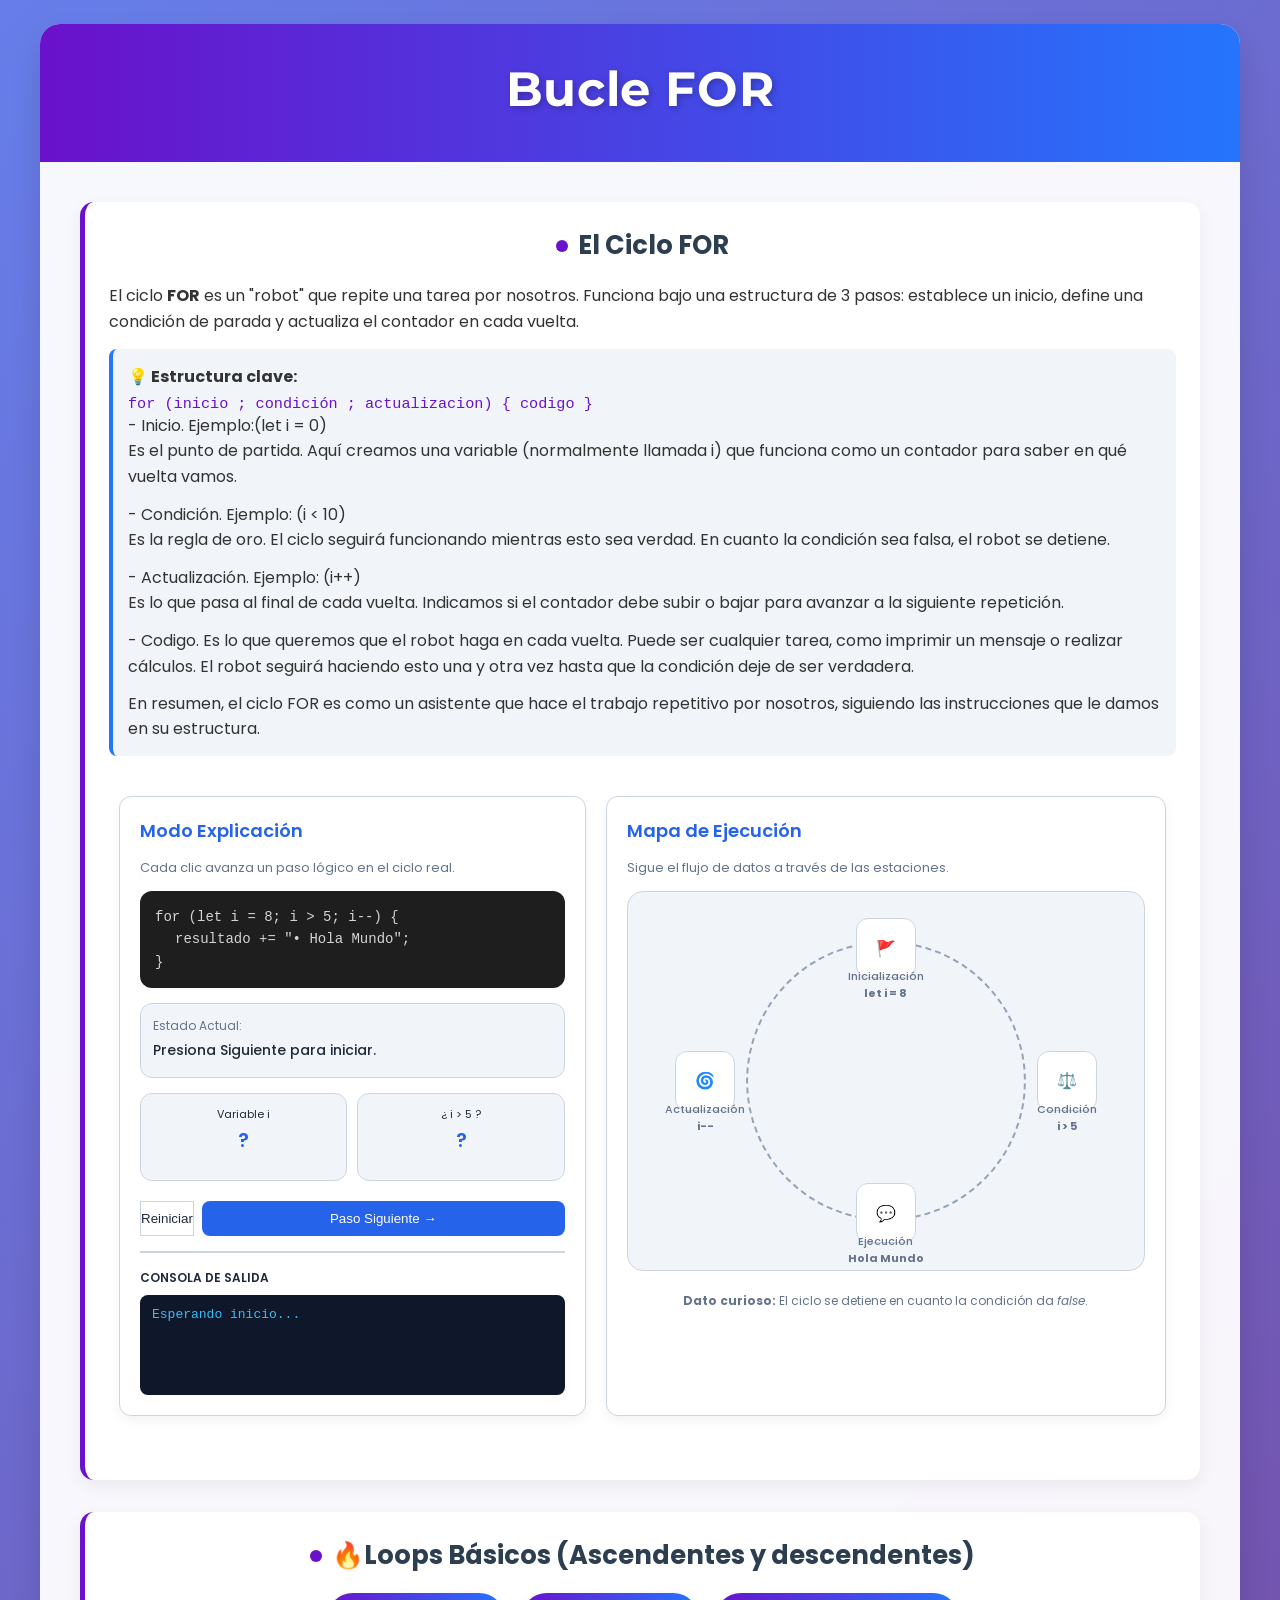
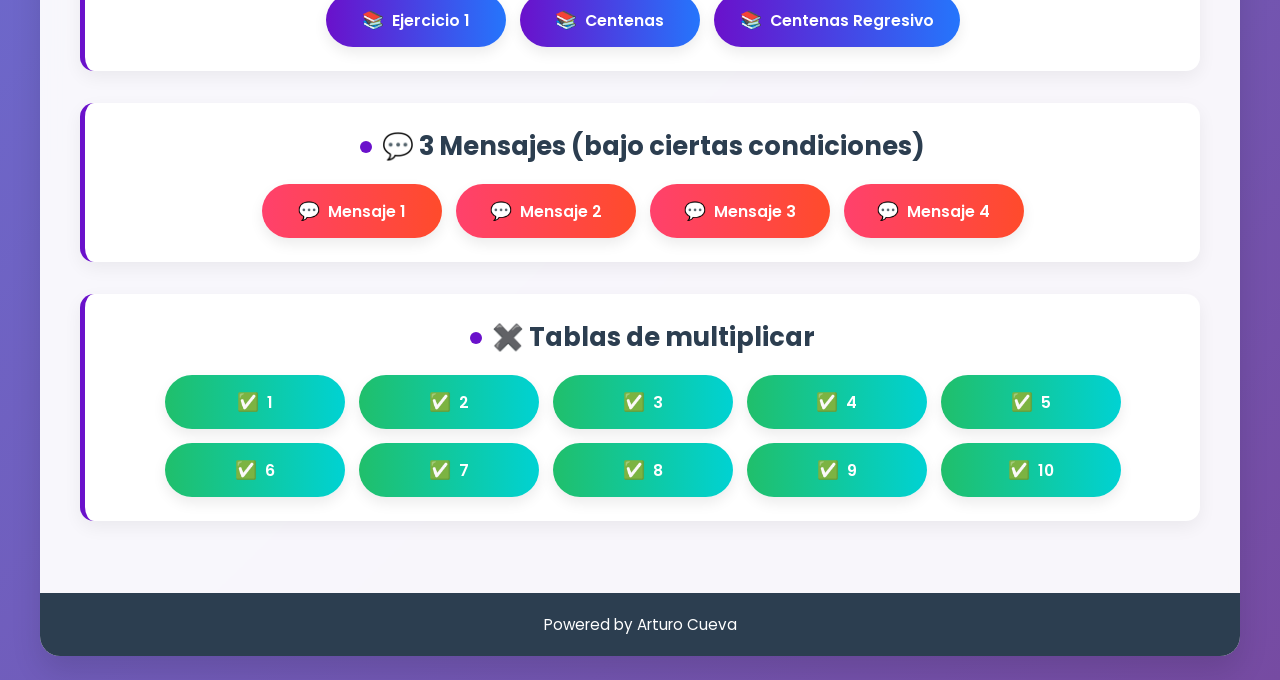
<file: index.html>
<!doctype html>
<html lang="en">
  <head>
    <meta charset="UTF-8" />
    <meta name="viewport" content="width=device-width, initial-scale=1.0" />
    <title>Repaso Ciclo FOR</title>
    <link rel="stylesheet" href="repaso.css" />
    <link rel="stylesheet" href="animacionBucle.css" />
    <script src="repaso.js"></script>
    <script src="animacionBucle.js"></script>
    <link
      href="https://fonts.googleapis.com/css2?family=Poppins:wght@400;600;700&family=Montserrat:wght@800&display=swap"
      rel="stylesheet"
    />
  </head>
  <body>
    <div class="container">
      <header>
        <h1>Bucle FOR</h1>
      </header>

      <main>
        <section class="exercise-section">
          <h2>El Ciclo FOR</h2>
          <p>
            El ciclo <strong>FOR</strong>
            es un "robot" que repite una tarea por nosotros. Funciona bajo una
            estructura de 3 pasos: establece un inicio, define una condición de
            parada y actualiza el contador en cada vuelta.
          </p>
          <div
            style="
              background: #f1f5f9;
              padding: 15px;
              border-radius: 8px;
              margin: 15px 0;
              border-left: 4px solid var(--secondary);
            "
          >
            <p style="margin-bottom: 5px">
              <strong>💡 Estructura clave:</strong>
            </p>
            <code
              style="
                display: block;
                font-family: monospace;
                color: var(--primary);
              "
              >for (inicio ; condición ; actualizacion) { codigo }</code
            >
            <p>
              - Inicio. Ejemplo:(let i = 0) <br>Es el punto de partida. Aquí creamos
              una variable (normalmente llamada i) que funciona como un contador
              para saber en qué vuelta vamos.
            </p>
            <p>
              - Condición. Ejemplo: (i < 10) <br>Es la regla de oro. El ciclo seguirá
              funcionando mientras esto sea verdad. En cuanto la condición sea
              falsa, el robot se detiene.
            </p>
            <p>
              - Actualización. Ejemplo: (i++) <br>Es lo que pasa al final de cada vuelta.
              Indicamos si el contador debe subir o bajar para avanzar a la
              siguiente repetición.
            </p>
            <p>
                - Codigo. Es lo que queremos que el robot haga en cada vuelta. Puede ser cualquier tarea, como imprimir un mensaje o realizar cálculos. El robot seguirá
                haciendo esto una y otra vez hasta que la condición deje de ser verdadera.
            </p>
              En resumen, el ciclo FOR es como un asistente que hace el trabajo repetitivo
              por nosotros, siguiendo las instrucciones que le damos en su estructura.
          </div>

          <div class="animacion">
            <!-- Aquí se carga tu animación -->
          </div>
          <div class="animacion"></div>
        </section>
        <section class="exercise-section">
          <h2>🔥Loops Básicos (Ascendentes y descendentes)</h2>
          <div class="button-group">
            <button class="btn btn-primary" onclick="mostrar(1)">
              Ejercicio 1
            </button>
            <button class="btn btn-primary" onclick="mostrar(2)">
              Centenas
            </button>
            <button class="btn btn-primary" onclick="mostrar(3)">
              Centenas Regresivo
            </button>
          </div>
        </section>

        <section class="exercise-section">
          <h2>💬 3 Mensajes (bajo ciertas condiciones)</h2>
          <div class="button-group">
            <button class="btn btn-secondary" onclick="mostrar(4)">
              Mensaje 1
            </button>
            <button class="btn btn-secondary" onclick="mostrar(5)">
              Mensaje 2
            </button>
            <button class="btn btn-secondary" onclick="mostrar(6)">
              Mensaje 3
            </button>
            <button class="btn btn-secondary" onclick="mostrar(7)">
              Mensaje 4
            </button>
          </div>
        </section>

        <section class="exercise-section">
          <h2>✖️ Tablas de multiplicar</h2>
          <div class="button-group">
            <button class="btn btn-tertiary" onclick="mostrar(8)">1</button>
            <button class="btn btn-tertiary" onclick="mostrar(9)">2</button>
            <button class="btn btn-tertiary" onclick="mostrar(10)">3</button>
            <button class="btn btn-tertiary" onclick="mostrar(11)">4</button>
            <button class="btn btn-tertiary" onclick="mostrar(12)">5</button>
            <button class="btn btn-tertiary" onclick="mostrar(13)">6</button>
            <button class="btn btn-tertiary" onclick="mostrar(14)">7</button>
            <button class="btn btn-tertiary" onclick="mostrar(15)">8</button>
            <button class="btn btn-tertiary" onclick="mostrar(16)">9</button>
            <button class="btn btn-tertiary" onclick="mostrar(17)">10</button>
          </div>
        </section>
      </main>

      <footer>
        <p>Powered by Arturo Cueva</p>
      </footer>
    </div>
  </body>
</html>
</file>
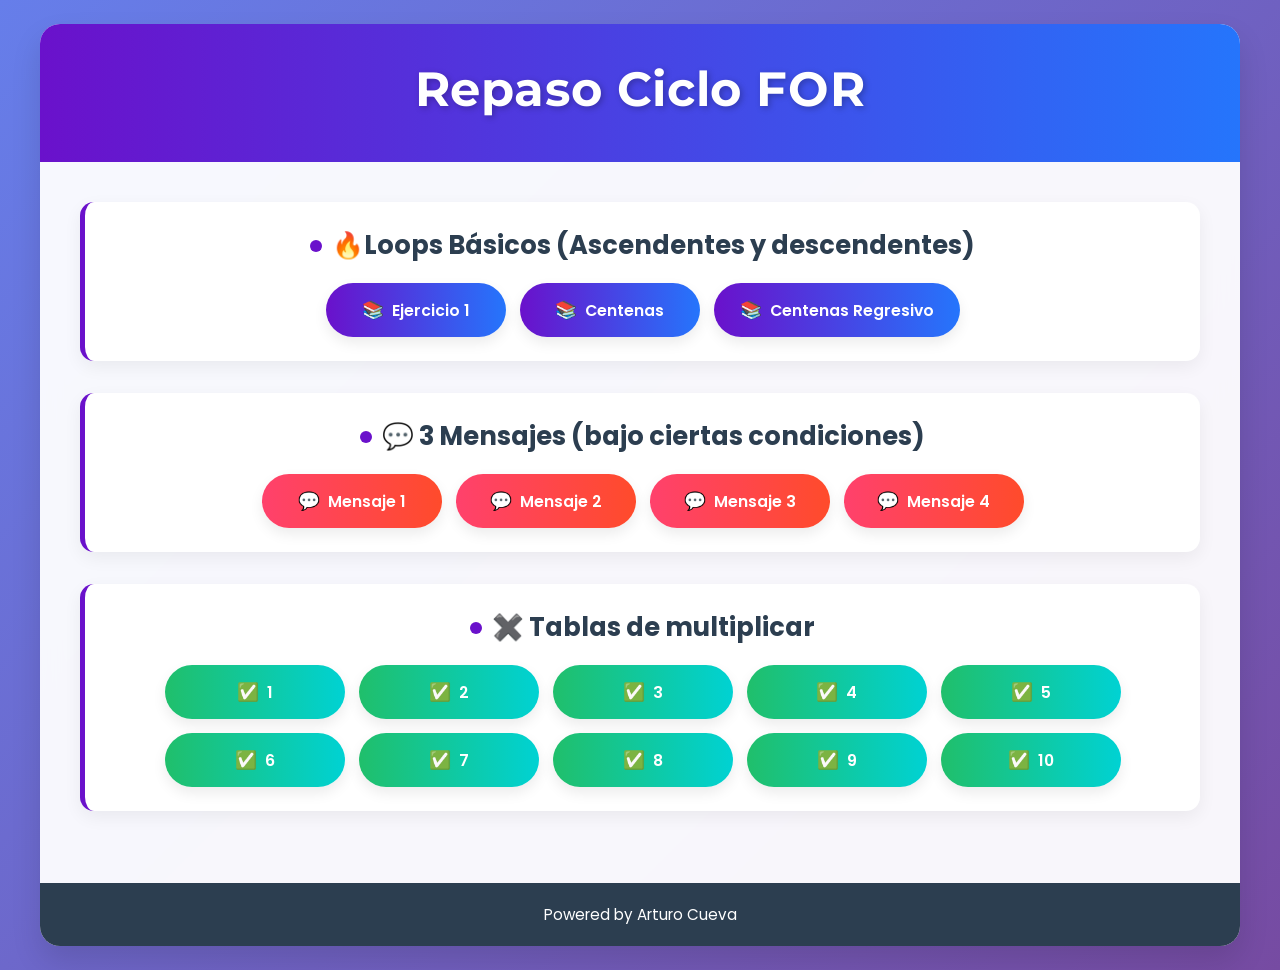
<file: repaso.html>
<!DOCTYPE html>
<html lang="en">
<head>
    <meta charset="UTF-8">
    <meta name="viewport" content="width=device-width, initial-scale=1.0">
    <title>Repaso Ciclo FOR</title>
    <link rel="stylesheet" href="repaso.css">
    <link href="https://fonts.googleapis.com/css2?family=Poppins:wght@400;600;700&family=Montserrat:wght@800&display=swap" rel="stylesheet">
    <script src="repaso.js"></script>
</head>
<body>
    <div class="container">
        <header>
            <h1>Repaso Ciclo FOR</h1>
        </header>
        
        <main>
            <section class="exercise-section">
                <h2>🔥Loops Básicos (Ascendentes y descendentes)</h2>
                <div class="button-group">
                    <button class="btn btn-primary" onclick="mostrar(1)">Ejercicio 1</button>
                    <button class="btn btn-primary" onclick="mostrar(2)">Centenas</button>
                    <button class="btn btn-primary" onclick="mostrar(3)">Centenas Regresivo</button>
                </div>
            </section>
            
            <section class="exercise-section">
                <h2>💬 3 Mensajes  (bajo ciertas condiciones)</h2>
                <div class="button-group">
                    <button class="btn btn-secondary" onclick="mostrar(4)">Mensaje 1</button>
                    <button class="btn btn-secondary" onclick="mostrar(5)">Mensaje 2</button>
                    <button class="btn btn-secondary" onclick="mostrar(6)">Mensaje 3</button>
                    <button class="btn btn-secondary" onclick="mostrar(7)">Mensaje 4</button>
                </div>
            </section>
            
            <section class="exercise-section">
                <h2>✖️ Tablas de multiplicar</h2>
                <div class="button-group">
                    <button class="btn btn-tertiary" onclick="mostrar(8)">1</button>
                    <button class="btn btn-tertiary" onclick="mostrar(9)">2</button>
                    <button class="btn btn-tertiary" onclick="mostrar(10)">3</button>
                    <button class="btn btn-tertiary" onclick="mostrar(11)">4</button>
                    <button class="btn btn-tertiary" onclick="mostrar(12)">5</button>
                    <button class="btn btn-tertiary" onclick="mostrar(13)">6</button>
                    <button class="btn btn-tertiary" onclick="mostrar(14)">7</button>
                    <button class="btn btn-tertiary" onclick="mostrar(15)">8</button>
                    <button class="btn btn-tertiary" onclick="mostrar(16)">9</button>
                    <button class="btn btn-tertiary" onclick="mostrar(17)">10</button>
                </div>
            </section>
        </main>
        
        <footer>
            <p> Powered by Arturo Cueva</p>
        </footer>
    </div>
</body>
</html>
</file>
<file: repaso.css>
/* repaso.css - Versión responsive y con contenedores más anchos */

/* === Variables de color y breakpoints === */
:root {
    --primary: #6a11cb;
    --secondary: #2575fc;
    --accent: #ff416c;
    --dark: #2c3e50;
    --light: #f8f9fa;
    --success: #20bf6b;
    --warning: #f7b731;
    --danger: #eb3b5a;

    /* Espaciados y tamaños */
    --container-max: 1100px;
    --page-padding: 24px;
    --card-padding: 24px;

    /* Breakpoints */
    --bp-lg: 1200px;
    --bp-md: 992px;
    --bp-sm: 768px;
    --bp-xs: 480px;
}

/* === Reset básico === */
* {
    margin: 0;
    padding: 0;
    box-sizing: border-box;
}

/* === Body y layout principal === */
body {
    font-family: 'Poppins', sans-serif;
    background: linear-gradient(135deg, #667eea 0%, #764ba2 100%);
    min-height: 100vh;
    padding: var(--page-padding);
    color: #333;
    -webkit-font-smoothing: antialiased;
    -moz-osx-font-smoothing: grayscale;
}

.container {
    max-width: var(--container-max);
    margin: 0 auto;
    background: rgba(255, 255, 255, 0.95);
    border-radius: 20px;
    box-shadow: 0 15px 30px rgba(0, 0, 0, 0.12);
    overflow: hidden;
    backdrop-filter: blur(10px);
}

/* === Header === */
header {
    background: linear-gradient(to right, var(--primary), var(--secondary));
    color: white;
    padding: 36px;
    text-align: center;
}

header h1 {
    font-family: 'Montserrat', sans-serif;
    font-size: 2.6rem;
    margin-bottom: 8px;
    text-shadow: 2px 2px 6px rgba(0, 0, 0, 0.25);
    letter-spacing: 0.6px;
}

header p {
    font-size: 1.05rem;
    opacity: 0.92;
}

/* === Main content === */
main {
    padding: 40px;
}

/* === Exercise sections (cards) === */
.exercise-section {
    margin-bottom: 32px;
    padding: var(--card-padding);
    border-radius: 14px;
    background: white;
    box-shadow: 0 6px 18px rgba(0, 0, 0, 0.06);
    transition: box-shadow 0.25s ease;
    border-left: 5px solid var(--primary);
    /* Anular float/animation por seguridad (prevención de "sube y baja") */
    animation: none !important;
}

.exercise-section:hover {
    transform: none !important;
    box-shadow: 0 8px 22px rgba(0, 0, 0, 0.08);
}

.exercise-section h2 {
    font-size: 1.6rem;
    margin-bottom: 18px;
    display: flex;
    align-items: center;
    justify-content: center;
    color: var(--dark);
}

.exercise-section h2::before {
    content: "";
    display: inline-block;
    width: 12px;
    height: 12px;
    background: var(--primary);
    border-radius: 50%;
    margin-right: 10px;
}

/* === Button group & buttons === */
.button-group {
    display: flex;
    flex-wrap: wrap;
    justify-content: center;
    gap: 14px;
}

.btn {
    font-family: 'Poppins', sans-serif;
    font-weight: 600;
    padding: 12px 22px;
    border: none;
    border-radius: 50px;
    cursor: pointer;
    font-size: 0.98rem;
    transition: box-shadow 0.2s ease, opacity 0.15s ease;
    box-shadow: 0 6px 14px rgba(0, 0, 0, 0.08);
    display: flex;
    align-items: center;
    justify-content: center;
    min-width: 160px;
    text-align: center;
}

/* Suavizar el hover sin desplazar verticalmente */
.btn:hover {
    transform: none;
    box-shadow: 0 10px 20px rgba(0,0,0,0.10);
    opacity: 0.98;
}

.btn:active {
    transform: none;
}

/* Button styles */
.btn-primary {
    background: linear-gradient(to right, var(--primary), var(--secondary));
    color: white;
}

.btn-secondary {
    background: linear-gradient(to right, var(--accent), #ff4b2b);
    color: white;
}

.btn-tertiary {
    background: linear-gradient(to right, var(--success), #00d2d3);
    color: white;
}

/* Icons before text */
.btn::before {
    margin-right: 8px;
    font-size: 1.1rem;
}

.btn-primary::before { content: "📚"; }
.btn-secondary::before { content: "💬"; }
.btn-tertiary::before { content: "✅"; }

/* === Footer === */
footer {
    background: var(--dark);
    color: white;
    text-align: center;
    padding: 20px;
    font-size: 0.95rem;
}

/* === Popup styles (sin cambios funcionales) === */
.popup-overlay {
    position: fixed;
    top: 0;
    left: 0;
    width: 100%;
    height: 100%;
    background: rgba(0, 0, 0, 0.7);
    display: flex;
    justify-content: center;
    align-items: center;
    z-index: 1000;
    backdrop-filter: blur(5px);
}

.popup-content {
    background: white;
    border-radius: 15px;
    padding: 30px;
    max-width: 90%;
    width: 520px;
    box-shadow: 0 20px 40px rgba(0, 0, 0, 0.3);
    position: relative;
    animation: popup-appear 0.36s ease;
}

@keyframes popup-appear {
    from { opacity: 0; transform: translateY(12px) scale(0.98); }
    to   { opacity: 1; transform: translateY(0) scale(1); }
}

.popup-content h3 {
    color: var(--primary);
    margin-top: 0;
    font-size: 1.5rem;
    border-bottom: 2px solid #eee;
    padding-bottom: 12px;
    margin-bottom: 18px;
    text-align: center;
}

.popup-content pre {
    background: #f8f9fa;
    border-radius: 10px;
    padding: 16px;
    font-family: 'Courier New', monospace;
    font-size: 1rem;
    line-height: 1.5;
    max-height: 320px;
    overflow-y: auto;
    white-space: pre-wrap;
    text-align: left;
}

.popup-close {
    position: absolute;
    top: 12px;
    right: 16px;
    font-size: 1.4rem;
    background: none;
    border: none;
    cursor: pointer;
    color: #999;
    transition: color 0.18s;
}

.popup-close:hover { color: var(--danger); }

/* === Responsive adjustments === */

/* Large desktops ( > 1200px ) - make container a touch wider on very large screens */
@media (min-width: 1201px) {
    :root { --container-max: 1200px; }
    header h1 { font-size: 3rem; }
    .btn { min-width: 180px; padding: 14px 26px; }
}

/* Medium screens (<= 1200px) */
@media (max-width: 1200px) {
    main { padding: 36px; }
    .container { margin: 12px auto; }
}

/* Tablets and small laptops (<= 992px) */
@media (max-width: 992px) {
    .container { max-width: 920px; }
    header { padding: 30px; }
    header h1 { font-size: 2.4rem; }
    main { padding: 32px; }
    .exercise-section { padding: 20px; border-radius: 12px; }
    .btn { min-width: 150px; padding: 12px 20px; font-size: 0.95rem; }
}

/* Small tablets and large phones (<= 768px) - stack layouts */
@media (max-width: 768px) {
    :root { --container-max: 100%; }
    .container { margin: 8px; border-radius: 12px; }
    main { padding: 20px; }
    .grid-two {
        display: block;
    }
    .exercise-section h2 { font-size: 1.4rem; }
    .button-group { gap: 12px; }
    .btn { width: 100%; min-width: 0; }
}

/* Extra small phones (<= 480px) */
@media (max-width: 480px) {
    header { padding: 20px; }
    header h1 { font-size: 1.6rem; }
    main { padding: 16px; }
    .exercise-section { padding: 16px; }
    .btn { padding: 10px 14px; font-size: 0.95rem; border-radius: 10px; }
    .popup-content { padding: 16px; width: 95%; }
    .popup-content h3 { font-size: 1.25rem; }
}

/* === Utility tweaks for specific elements that could feel apretados === */

/* Slightly larger spacing in the main cards content */
.exercise-section p,
.exercise-section li {
    line-height: 1.6;
    margin-bottom: 12px;
}

/* Make code blocks and terminals more roomy */
.code-block, pre, code {
    font-size: 0.95rem;
}

/* If you use a terminal-like output box, give it breathing room */
.terminal {
    min-height: 120px;
    padding: 12px;
    border-radius: 8px;
    background: #0f172a;
    color: #38bdf8;
    font-family: monospace;
    overflow-y: auto;
}

/* Buttons group on small screens - vertical stacked look */
@media (max-width: 640px) {
    .button-group {
        display: flex;
        flex-direction: column;
    }
}

/* === Accessibility & focus styles === */
.btn:focus,
.popup-close:focus {
    outline: 3px solid rgba(37,99,235,0.18);
    outline-offset: 2px;
}

/* End of repaso.css */
</file>
<file: animacionBucle.css>
/* Animación - Mapa de Aventuras */

.animacion {
  margin: 30px 0;
  font-family: 'Poppins', sans-serif;
}

.hero-wrap {
  font-family: inherit;
  color: #1e293b;
  padding: 10px;
}

.grid-view {
  display: grid;
  grid-template-columns: 1fr 1.2fr;
  gap: 20px;
}

.card {
  background: #ffffff;
  border: 0.5px solid #cbd5e1;
  border-radius: 12px;
  padding: 20px;
  box-shadow: 0 4px 12px rgba(0, 0, 0, 0.05);
}

.title {
  font-size: 18px;
  font-weight: 600;
  margin: 0 0 4px;
  color: #2563eb;
}

.desc {
  font-size: 13px;
  color: #64748b;
  margin-bottom: 20px;
}

.code-display {
  font-family: monospace;
  font-size: 14px;
  background: #1e1e1e;
  color: #d4d4d4;
  padding: 15px;
  border-radius: 12px;
  line-height: 1.6;
  margin-bottom: 15px;
  position: relative;
  overflow: hidden;
}

.code-hl {
  background: rgba(38, 139, 210, 0.3);
  border-left: 3px solid #2563eb;
  margin: 0 -15px;
  padding: 0 12px;
}

.canvas {
  position: relative;
  height: 380px;
  background: #f1f5f9;
  border-radius: 16px;
  border: 0.5px solid #cbd5e1;
  overflow: hidden;
}

.path {
  position: absolute;
  top: 50%;
  left: 50%;
  width: 280px;
  height: 280px;
  border: 2px dashed #94a3b8;
  border-radius: 50%;
  transform: translate(-50%, -50%);
}

.station {
  position: absolute;
  width: 60px;
  height: 60px;
  border-radius: 12px;
  background: #ffffff;
  border: 1px solid #cbd5e1;
  display: flex;
  align-items: center;
  justify-content: center;
  transform: translate(-50%, -50%);
  transition: all 0.4s cubic-bezier(0.175, 0.885, 0.32, 1.275);
  z-index: 10;
}

.station.active {
  border-color: #2563eb;
  box-shadow: 0 0 15px rgba(37, 99, 235, 0.4);
  transform: translate(-50%, -50%) scale(1.15);
  border-width: 2px;
}

.label-tag {
  position: absolute;
  bottom: -25px;
  width: 100px;
  text-align: center;
  font-size: 11px;
  font-weight: 500;
  color: #64748b;
}

.player {
  position: absolute;
  width: 20px;
  height: 20px;
  background: #2563eb;
  border-radius: 50%;
  border: 3px solid white;
  transform: translate(-50%, -50%);
  transition: all 0.6s ease-in-out;
  z-index: 20;
  box-shadow: 0 2px 8px rgba(0, 0, 0, 0.2);
}

.stats-row {
  display: grid;
  grid-template-columns: repeat(2, 1fr);
  gap: 10px;
  margin-top: 15px;
}

.stat-box {
  background: #f1f5f9;
  padding: 12px;
  border-radius: 12px;
  text-align: center;
  border: 0.5px solid #cbd5e1;
}

.stat-val {
  font-size: 20px;
  font-weight: 600;
  color: #2563eb;
}

.output-card {
  border-top: 2px solid #cbd5e1;
  margin-top: 15px;
  padding-top: 15px;
}

.terminal {
  background: #0f172a;
  color: #38bdf8;
  font-family: monospace;
  font-size: 13px;
  padding: 12px;
  border-radius: 8px;
  min-height: 100px;
  overflow-y: auto;
  white-space: pre-wrap;
}

.btn-grp {
  display: flex;
  gap: 8px;
  margin-top: 20px;
}

button#nextBtn,
button#resetBtn {
  flex: 1;
  padding: 10px;
  border-radius: 8px;
  border: none;
  background: #2563eb;
  color: white;
  cursor: pointer;
  font-weight: 500;
  transition: opacity 0.2s;
}

button:disabled {
  opacity: 0.4;
}

.btn-outline {
  background: transparent;
  border: 1px solid #cbd5e1;
  color: #1e293b;
}
</file>
